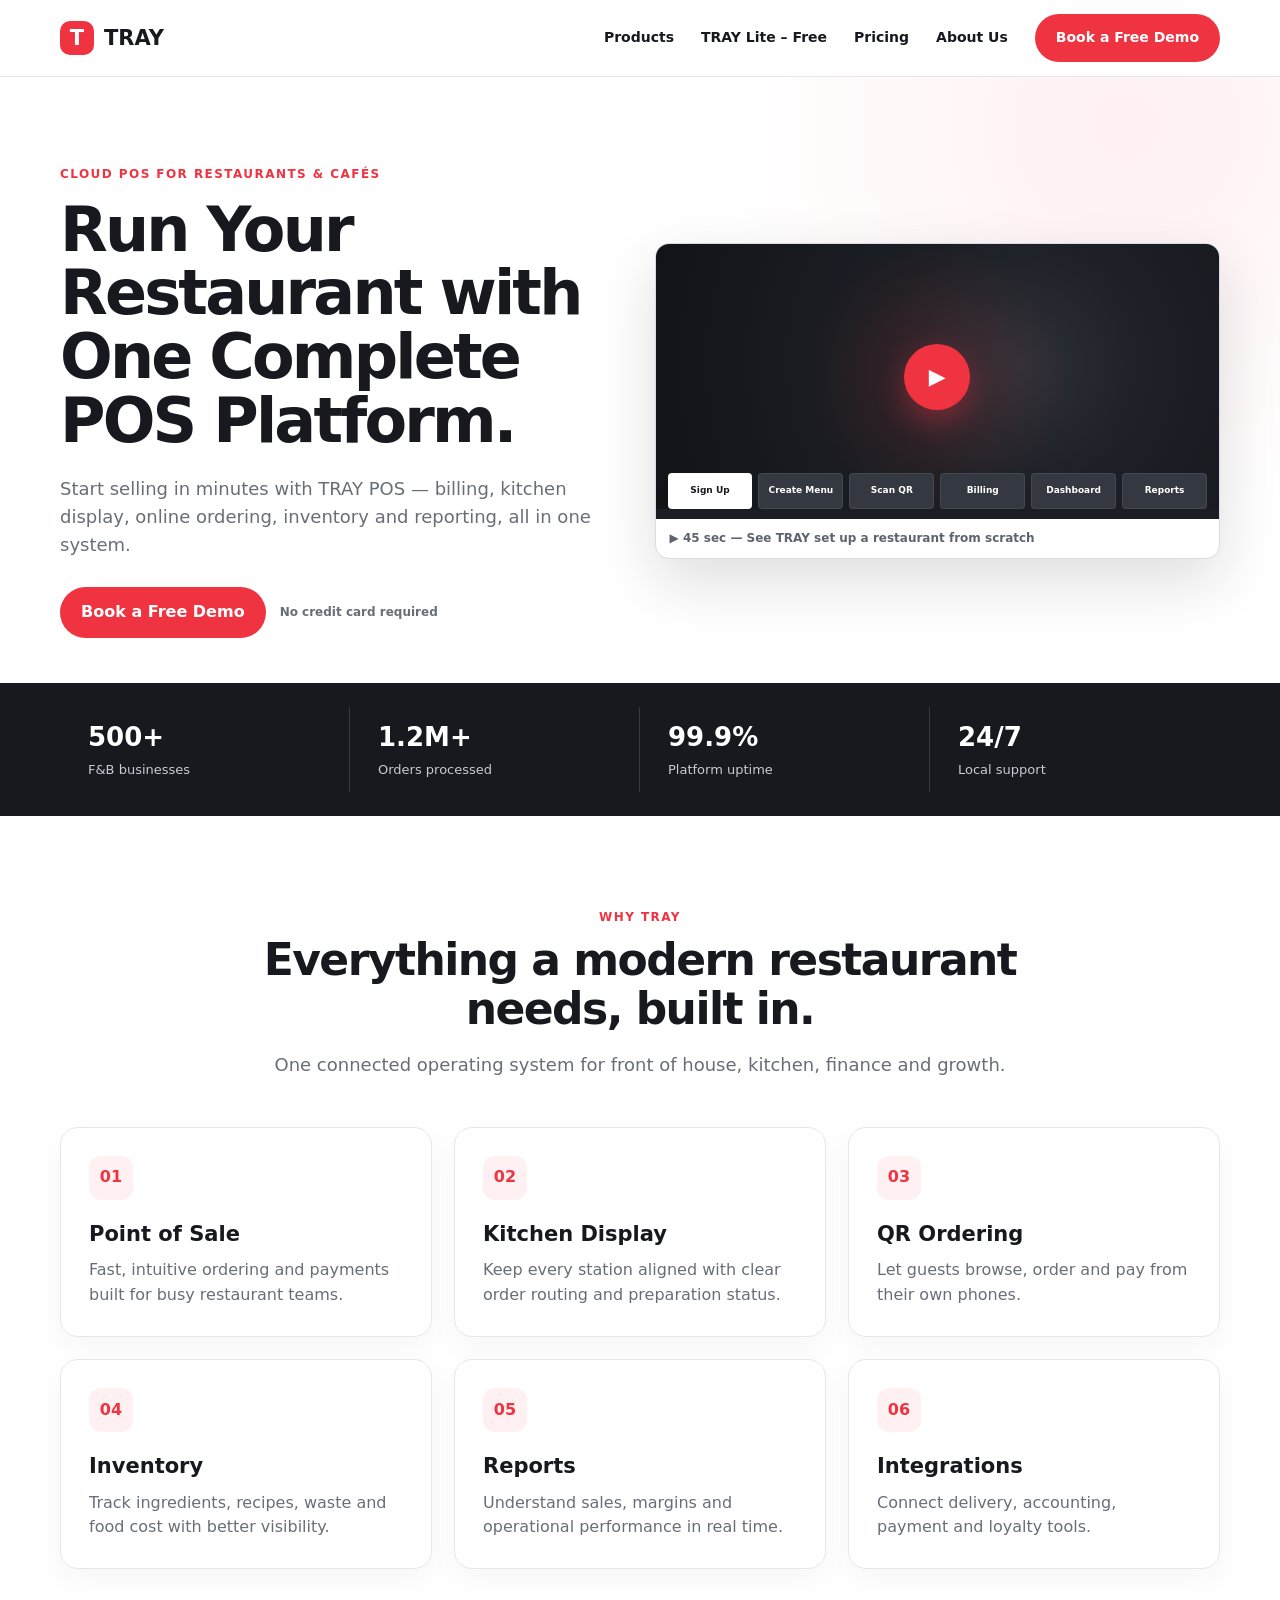
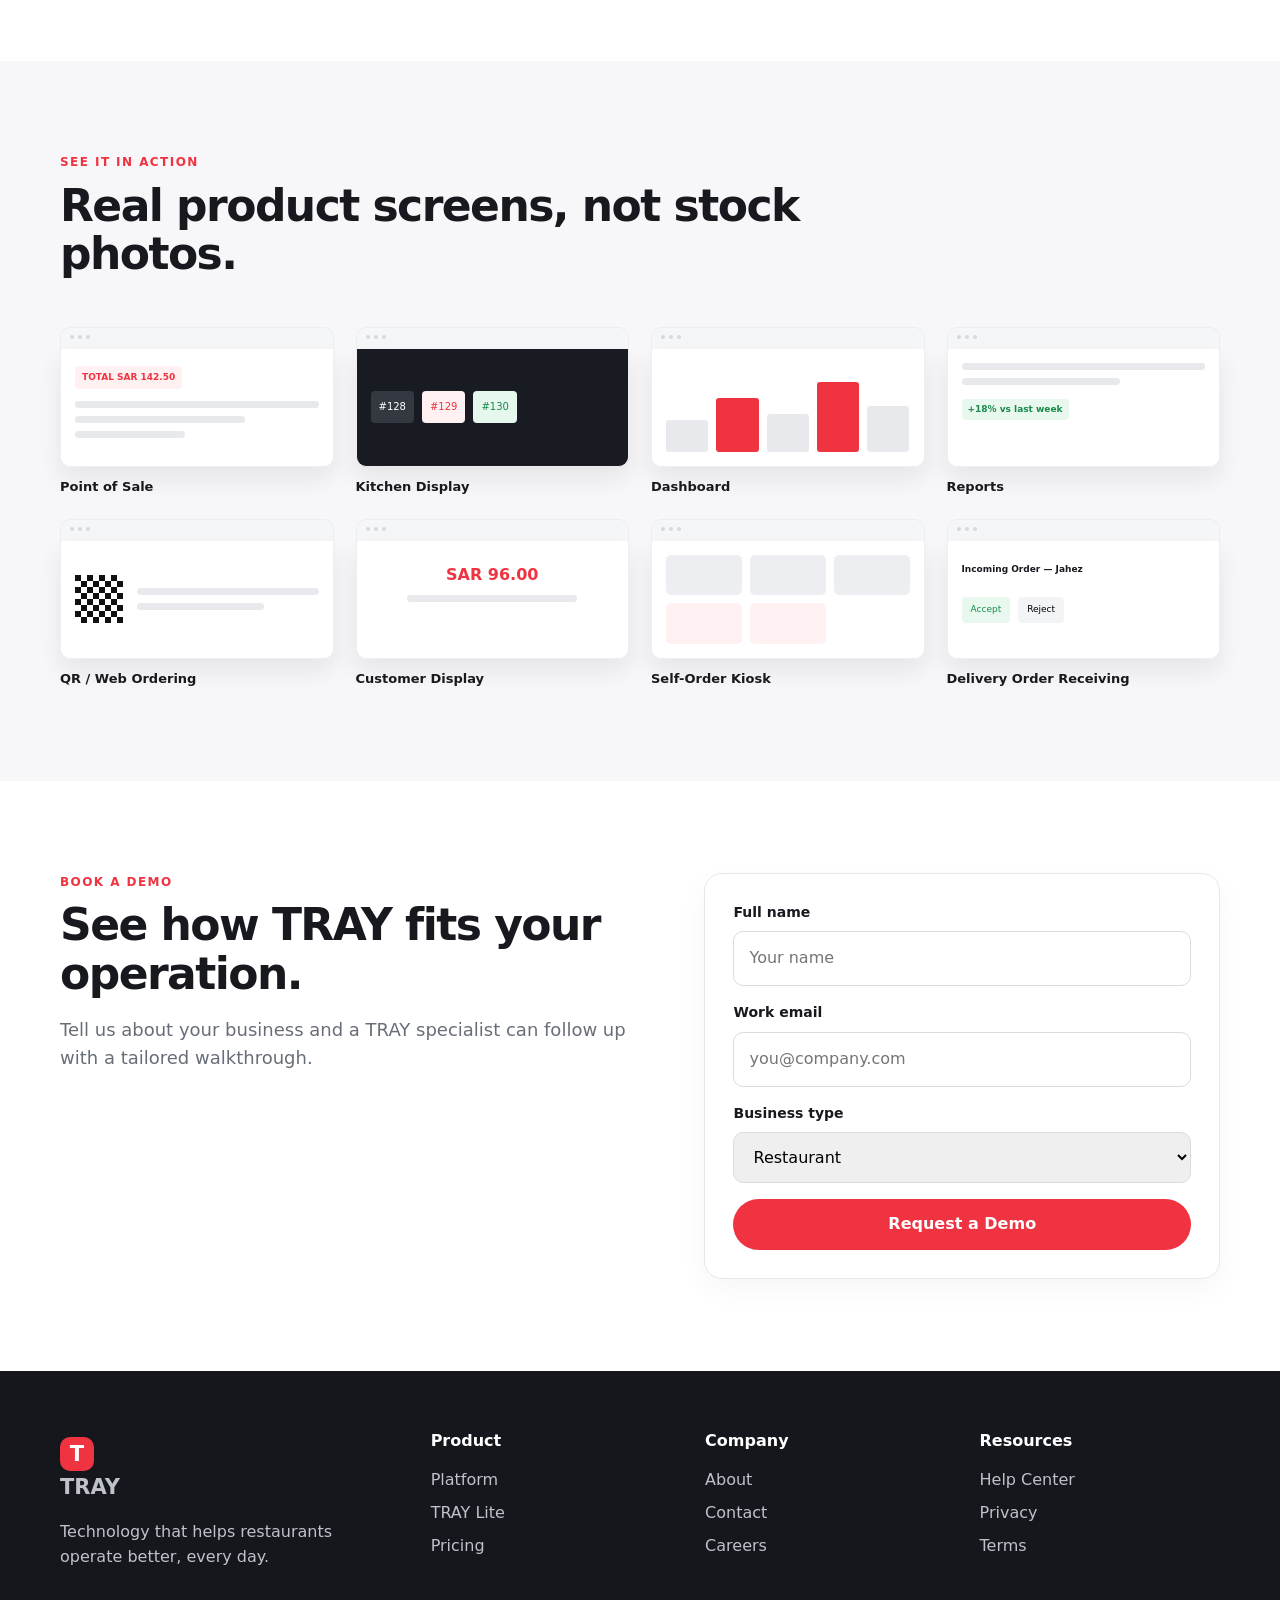
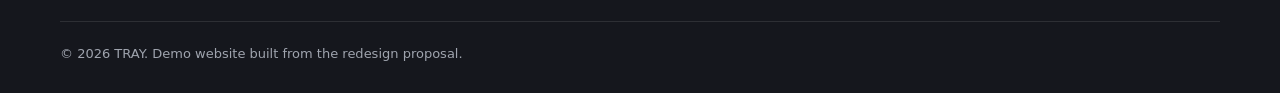
<file: index.html>
<!doctype html><html lang="en"><head><meta charset="utf-8"><meta name="viewport" content="width=device-width,initial-scale=1"><title>TRAY | Restaurant POS Platform</title><meta name="description" content="TRAY is a complete POS and restaurant operations platform."><link rel="stylesheet" href="styles.css"></head><body>
<nav class="nav"><div class="nav-inner"><a class="brand" href="index.html"><span class="brand-mark">T</span>TRAY</a><div class="links"><a href="product.html">Products</a><a href="tray-lite.html">TRAY Lite – Free</a><a href="pricing.html">Pricing</a><a href="#about">About Us</a><a class="pill red" href="#demo">Book a Free Demo</a></div><a class="pill red mobile-btn" href="#demo">Book Demo</a></div></nav>
<section class="hero"><div class="container hero-grid"><div><div class="eyebrow">Cloud POS for restaurants & cafés</div><h1>Run Your Restaurant with One Complete POS Platform.</h1><p>Start selling in minutes with TRAY POS — billing, kitchen display, online ordering, inventory and reporting, all in one system.</p><div class="cta"><a class="pill red" href="#demo">Book a Free Demo</a><span class="microcopy">No credit card required</span></div></div><div class="onboarding-frame" aria-label="TRAY product setup walkthrough"><div class="walkthrough-stage"><button class="play-button" type="button" aria-label="Play product walkthrough">▶</button><div class="walkthrough-glow"></div></div><div class="walkthrough-steps" role="list"><button class="step active" type="button">Sign Up</button><button class="step" type="button">Create Menu</button><button class="step" type="button">Scan QR</button><button class="step" type="button">Billing</button><button class="step" type="button">Dashboard</button><button class="step" type="button">Reports</button></div><div class="walkthrough-caption">▶ 45 sec — See TRAY set up a restaurant from scratch</div></div></div></section>
<div class="stats"><div class="container stats-grid"><div class="stat"><strong>500+</strong><span>F&B businesses</span></div><div class="stat"><strong>1.2M+</strong><span>Orders processed</span></div><div class="stat"><strong>99.9%</strong><span>Platform uptime</span></div><div class="stat"><strong>24/7</strong><span>Local support</span></div></div></div>
<section class="section"><div class="container"><div class="section-head"><div class="eyebrow">Why TRAY</div><h2>Everything a modern restaurant needs, built in.</h2><p>One connected operating system for front of house, kitchen, finance and growth.</p></div><div class="grid-3"><div class="card"><div class="icon">01</div><h3>Point of Sale</h3><p>Fast, intuitive ordering and payments built for busy restaurant teams.</p></div><div class="card"><div class="icon">02</div><h3>Kitchen Display</h3><p>Keep every station aligned with clear order routing and preparation status.</p></div><div class="card"><div class="icon">03</div><h3>QR Ordering</h3><p>Let guests browse, order and pay from their own phones.</p></div><div class="card"><div class="icon">04</div><h3>Inventory</h3><p>Track ingredients, recipes, waste and food cost with better visibility.</p></div><div class="card"><div class="icon">05</div><h3>Reports</h3><p>Understand sales, margins and operational performance in real time.</p></div><div class="card"><div class="icon">06</div><h3>Integrations</h3><p>Connect delivery, accounting, payment and loyalty tools.</p></div></div></div></section>
<section class="section soft"><div class="container"><div class="section-head left"><div class="eyebrow">See it in action</div><h2>Real product screens, not stock photos.</h2></div><div class="screen-gallery"><article class="product-screen"><div class="browser-bar"><i></i><i></i><i></i></div><div class="pos-ui"><span class="total-pill">TOTAL SAR 142.50</span><div class="ui-lines"><b></b><b></b><b></b></div></div><h3>Point of Sale</h3></article><article class="product-screen dark-screen"><div class="browser-bar"><i></i><i></i><i></i></div><div class="kds-ui"><span>#128</span><span class="late">#129</span><span class="ready">#130</span></div><h3>Kitchen Display</h3></article><article class="product-screen"><div class="browser-bar"><i></i><i></i><i></i></div><div class="chart-ui"><b></b><b></b><b></b><b></b><b></b></div><h3>Dashboard</h3></article><article class="product-screen"><div class="browser-bar"><i></i><i></i><i></i></div><div class="report-ui"><b></b><b></b><span>+18% vs last week</span></div><h3>Reports</h3></article><article class="product-screen"><div class="browser-bar"><i></i><i></i><i></i></div><div class="qr-ui"><div class="fake-qr"></div><div class="ui-lines"><b></b><b></b></div></div><h3>QR / Web Ordering</h3></article><article class="product-screen"><div class="browser-bar"><i></i><i></i><i></i></div><div class="customer-ui"><span>SAR 96.00</span><b></b></div><h3>Customer Display</h3></article><article class="product-screen"><div class="browser-bar"><i></i><i></i><i></i></div><div class="kiosk-ui"><b></b><b></b><b></b><span></span><span></span></div><h3>Self-Order Kiosk</h3></article><article class="product-screen"><div class="browser-bar"><i></i><i></i><i></i></div><div class="delivery-ui"><strong>Incoming Order — Jahez</strong><div><button>Accept</button><button>Reject</button></div></div><h3>Delivery Order Receiving</h3></article></div></div></section>
<section id="demo" class="section"><div class="container signup-wrap"><div><div class="eyebrow">Book a demo</div><h2>See how TRAY fits your operation.</h2><p style="color:var(--muted);font-size:18px">Tell us about your business and a TRAY specialist can follow up with a tailored walkthrough.</p></div><form class="form-card"><div class="field"><label>Full name</label><input required placeholder="Your name"></div><div class="field"><label>Work email</label><input type="email" required placeholder="you@company.com"></div><div class="field"><label>Business type</label><select><option>Restaurant</option><option>Cafe</option><option>Cloud kitchen</option><option>Enterprise group</option></select></div><button class="pill red" style="width:100%">Request a Demo</button></form></div></section>
<footer class="footer"><div class="container"><div class="footer-grid"><div><a class="brand" href="index.html"><span class="brand-mark">T</span>TRAY</a><p style="color:#bec2cb;max-width:320px">Technology that helps restaurants operate better, every day.</p></div><div><h4>Product</h4><a href="product.html">Platform</a><a href="tray-lite.html">TRAY Lite</a><a href="pricing.html">Pricing</a></div><div><h4>Company</h4><a href="#about">About</a><a href="#demo">Contact</a><a href="#">Careers</a></div><div><h4>Resources</h4><a href="#">Help Center</a><a href="#">Privacy</a><a href="#">Terms</a></div></div><div class="copy">© <span data-year></span> TRAY. Demo website built from the redesign proposal.</div></div></footer><script src="script.js"></script></body></html>
</file>
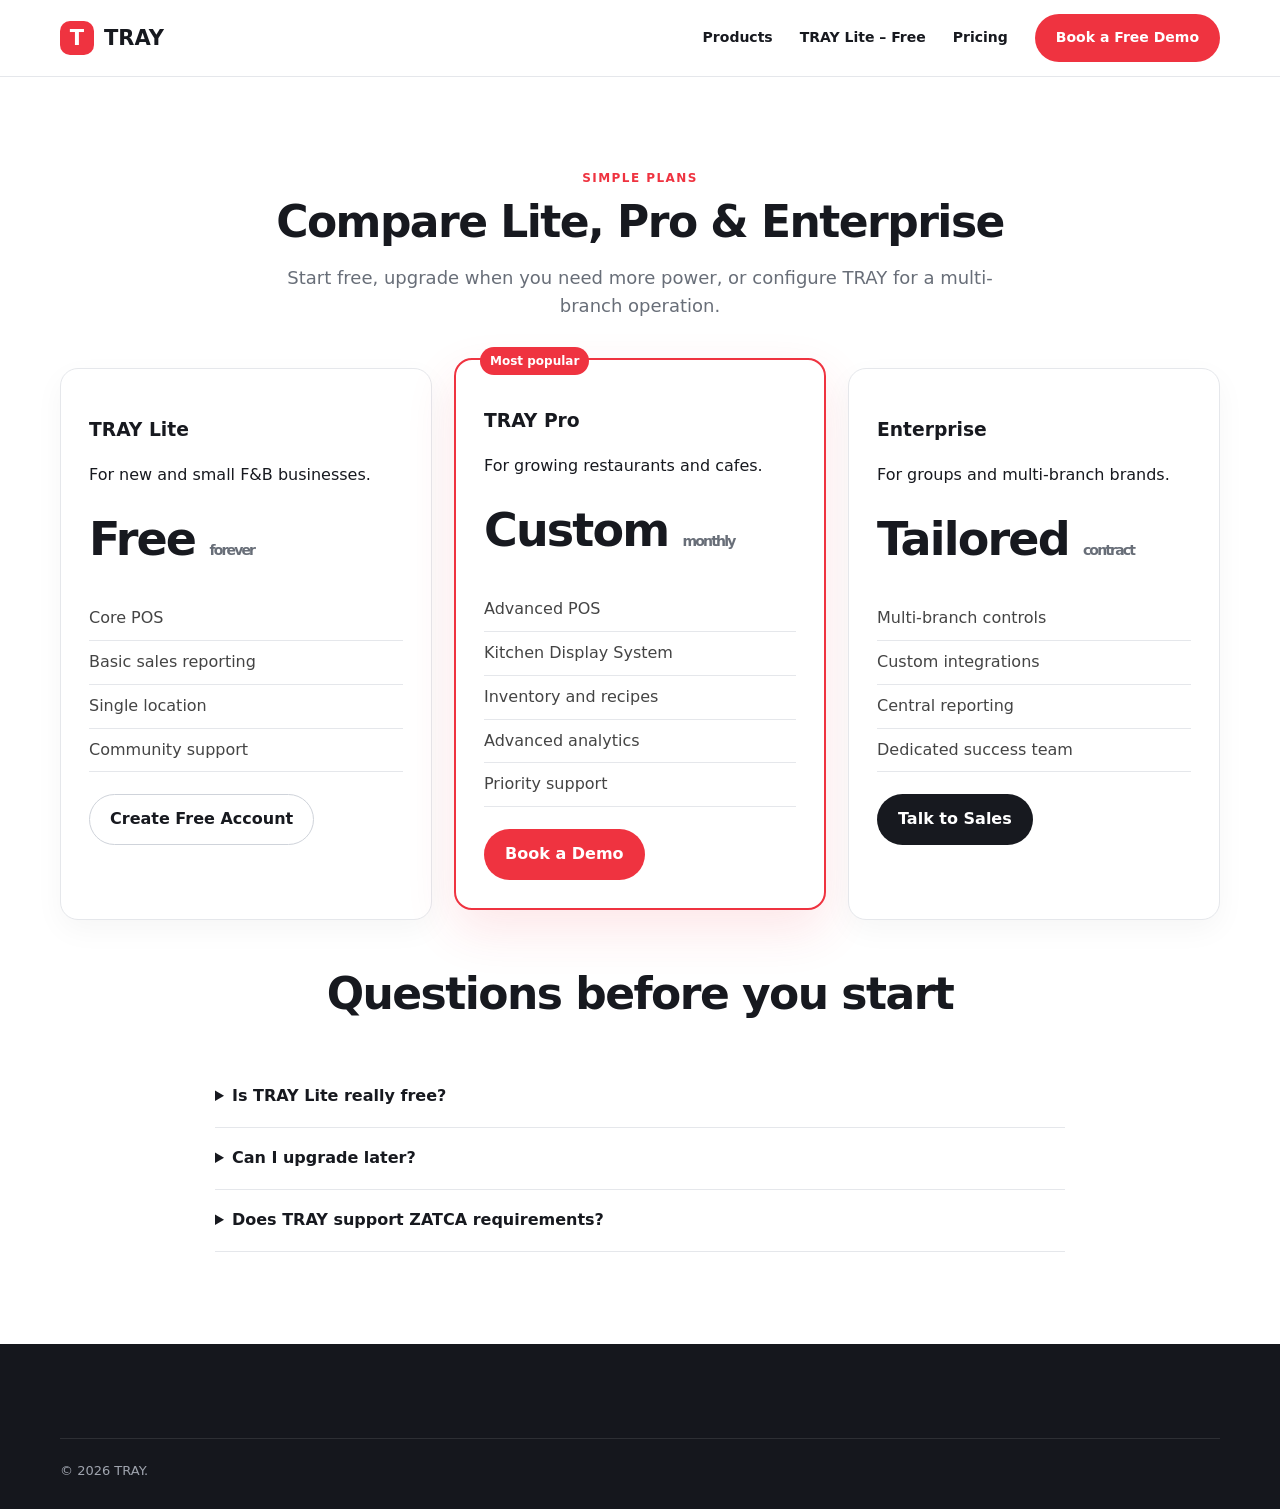
<file: pricing.html>
<!doctype html><html lang="en"><head><meta charset="utf-8"><meta name="viewport" content="width=device-width,initial-scale=1"><title>TRAY Pricing</title><link rel="stylesheet" href="styles.css"></head><body><nav class="nav"><div class="nav-inner"><a class="brand" href="index.html"><span class="brand-mark">T</span>TRAY</a><div class="links"><a href="product.html">Products</a><a href="tray-lite.html">TRAY Lite – Free</a><a href="pricing.html">Pricing</a><a class="pill red" href="index.html#demo">Book a Free Demo</a></div></div></nav><section class="section"><div class="container"><div class="section-head"><div class="eyebrow">Simple plans</div><h2>Compare Lite, Pro & Enterprise</h2><p>Start free, upgrade when you need more power, or configure TRAY for a multi-branch operation.</p></div><div class="pricing"><div class="price-card"><h3>TRAY Lite</h3><p>For new and small F&B businesses.</p><div class="price">Free <small>forever</small></div><ul class="features"><li>Core POS</li><li>Basic sales reporting</li><li>Single location</li><li>Community support</li></ul><a class="pill outline full" href="signup.html">Create Free Account</a></div><div class="price-card featured"><span class="tag">Most popular</span><h3>TRAY Pro</h3><p>For growing restaurants and cafes.</p><div class="price">Custom <small>monthly</small></div><ul class="features"><li>Advanced POS</li><li>Kitchen Display System</li><li>Inventory and recipes</li><li>Advanced analytics</li><li>Priority support</li></ul><a class="pill red full" href="index.html#demo">Book a Demo</a></div><div class="price-card"><h3>Enterprise</h3><p>For groups and multi-branch brands.</p><div class="price">Tailored <small>contract</small></div><ul class="features"><li>Multi-branch controls</li><li>Custom integrations</li><li>Central reporting</li><li>Dedicated success team</li></ul><a class="pill dark full" href="index.html#demo">Talk to Sales</a></div></div><div class="faq"><div class="section-head"><h2>Questions before you start</h2></div><details><summary>Is TRAY Lite really free?</summary><p>Yes. The Lite plan is positioned as a free-forever starting point for eligible businesses.</p></details><details><summary>Can I upgrade later?</summary><p>Yes. Start with Lite and move to a paid plan as requirements grow.</p></details><details><summary>Does TRAY support ZATCA requirements?</summary><p>The proposed product experience includes ZATCA as a key product capability.</p></details></div></div></section><footer class="footer"><div class="container"><div class="copy">© <span data-year></span> TRAY.</div></div></footer><script src="script.js"></script></body></html>
</file>
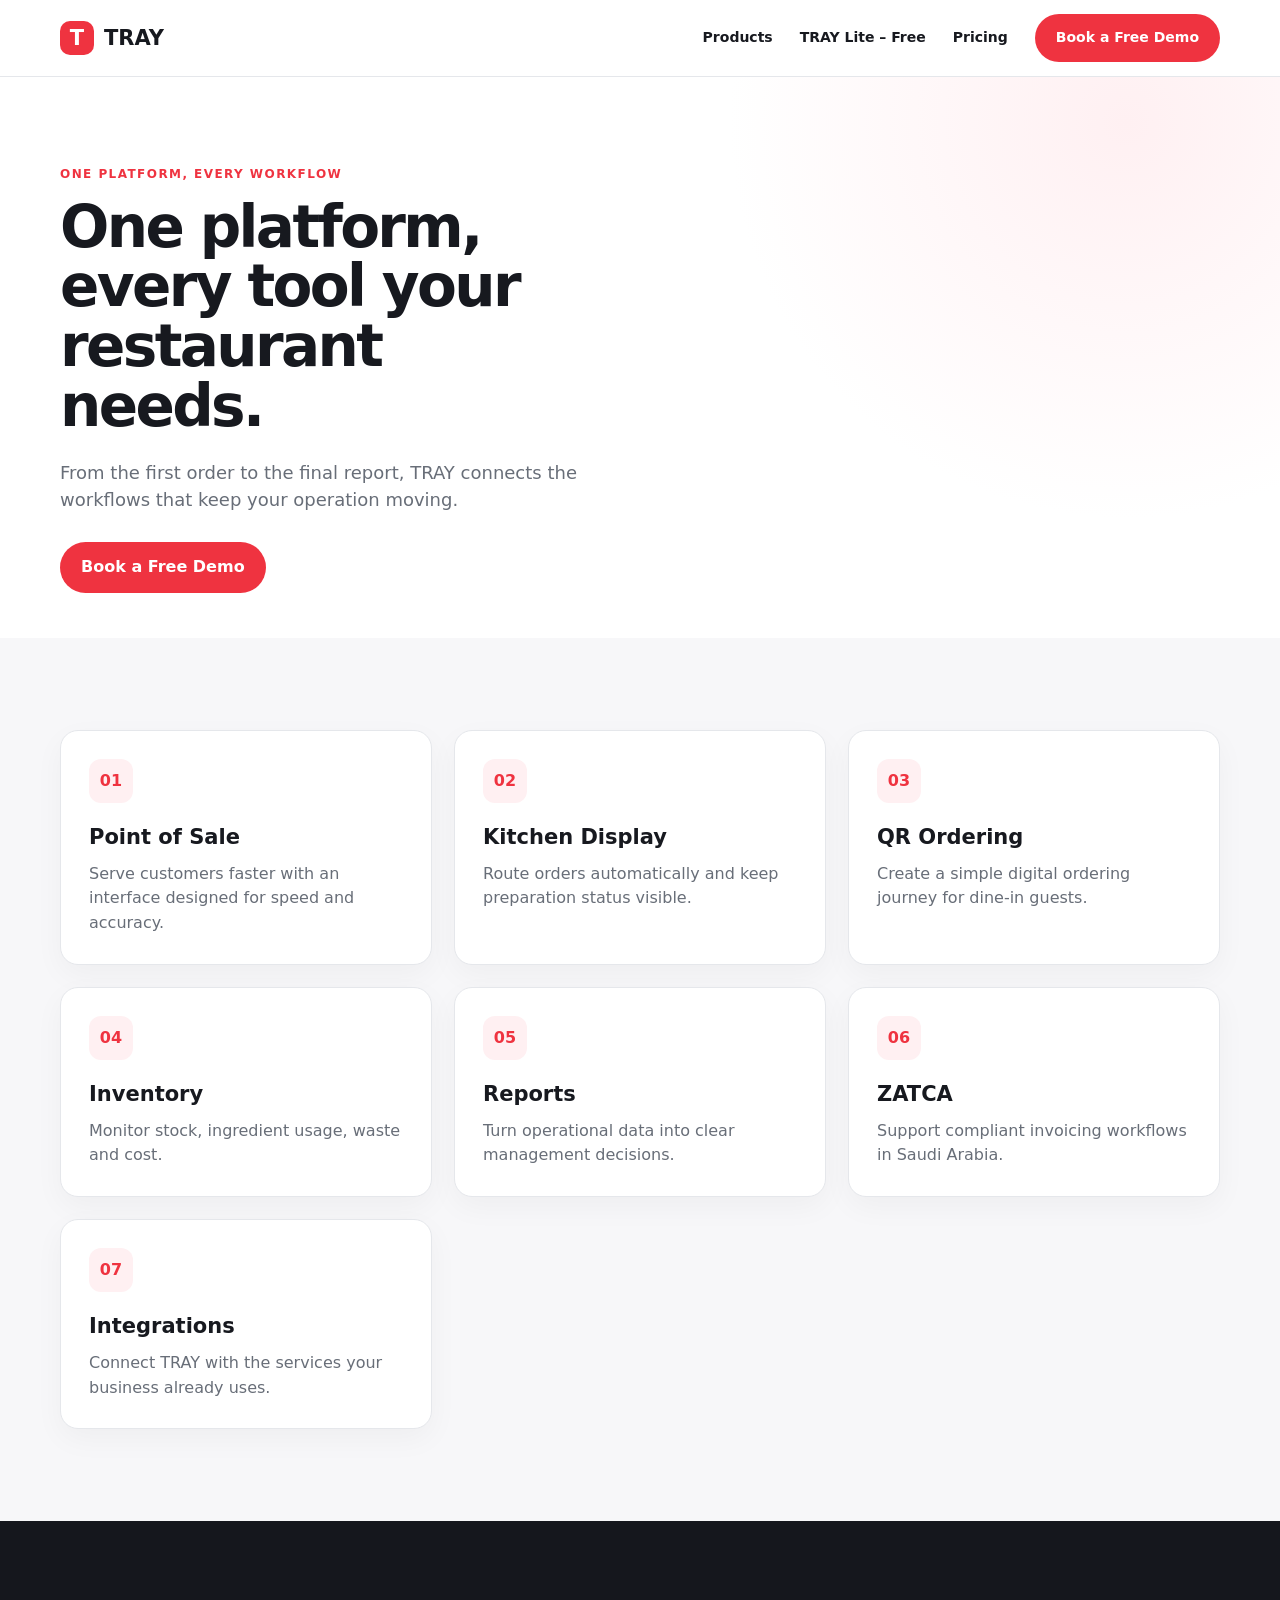
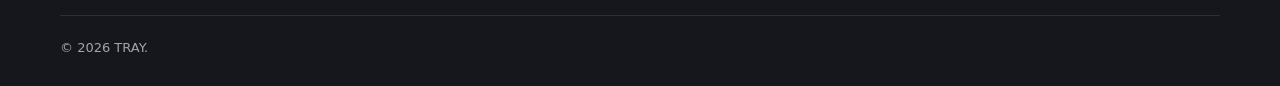
<file: product.html>
<!doctype html><html lang="en"><head><meta charset="utf-8"><meta name="viewport" content="width=device-width,initial-scale=1"><title>TRAY Product</title><link rel="stylesheet" href="styles.css"></head><body><nav class="nav"><div class="nav-inner"><a class="brand" href="index.html"><span class="brand-mark">T</span>TRAY</a><div class="links"><a href="product.html">Products</a><a href="tray-lite.html">TRAY Lite – Free</a><a href="pricing.html">Pricing</a><a class="pill red" href="index.html#demo">Book a Free Demo</a></div></div></nav><section class="hero"><div class="container hero-grid"><div><div class="eyebrow">One platform, every workflow</div><h1 style="font-size:58px">One platform, every tool your restaurant needs.</h1><p>From the first order to the final report, TRAY connects the workflows that keep your operation moving.</p><div class="cta"><a class="pill red" href="index.html#demo">Book a Free Demo</a></div></div></div></section><section class="section soft"><div class="container"><div class="grid-3"><div class="card"><div class="icon">01</div><h3>Point of Sale</h3><p>Serve customers faster with an interface designed for speed and accuracy.</p></div><div class="card"><div class="icon">02</div><h3>Kitchen Display</h3><p>Route orders automatically and keep preparation status visible.</p></div><div class="card"><div class="icon">03</div><h3>QR Ordering</h3><p>Create a simple digital ordering journey for dine-in guests.</p></div><div class="card"><div class="icon">04</div><h3>Inventory</h3><p>Monitor stock, ingredient usage, waste and cost.</p></div><div class="card"><div class="icon">05</div><h3>Reports</h3><p>Turn operational data into clear management decisions.</p></div><div class="card"><div class="icon">06</div><h3>ZATCA</h3><p>Support compliant invoicing workflows in Saudi Arabia.</p></div><div class="card"><div class="icon">07</div><h3>Integrations</h3><p>Connect TRAY with the services your business already uses.</p></div></div></div></section><footer class="footer"><div class="container"><div class="copy">© <span data-year></span> TRAY.</div></div></footer><script src="script.js"></script></body></html>
</file>
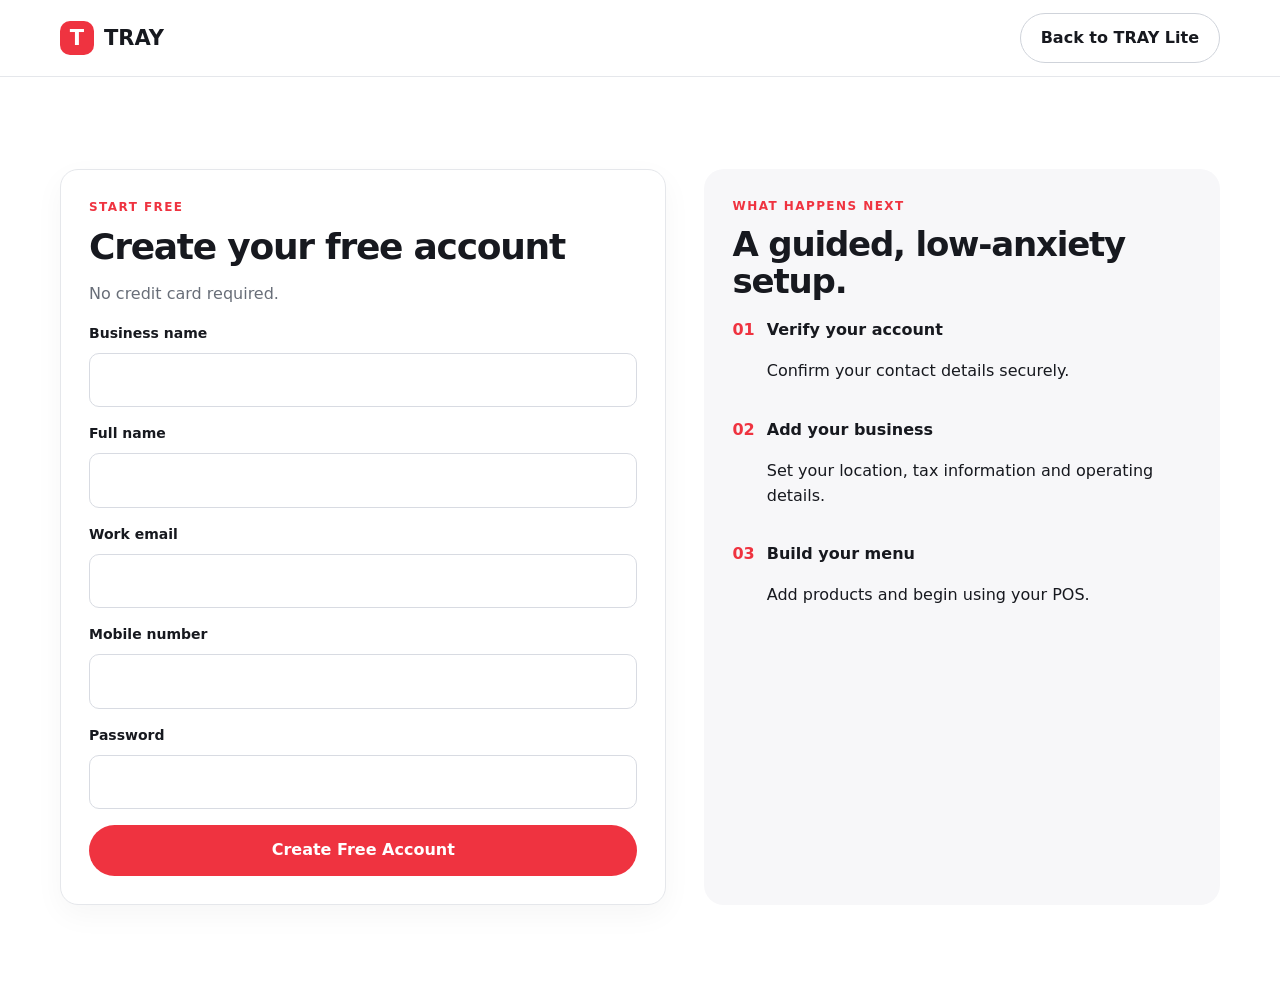
<file: signup.html>
<!doctype html><html lang="en"><head><meta charset="utf-8"><meta name="viewport" content="width=device-width,initial-scale=1"><title>Create your TRAY Lite account</title><link rel="stylesheet" href="styles.css"></head><body><nav class="nav"><div class="nav-inner"><a class="brand" href="index.html"><span class="brand-mark">T</span>TRAY</a><a class="pill outline" href="tray-lite.html">Back to TRAY Lite</a></div></nav><section class="section"><div class="container signup-wrap"><form class="form-card"><div class="eyebrow">Start free</div><h2 style="font-size:36px">Create your free account</h2><p style="color:var(--muted)">No credit card required.</p><div class="field"><label>Business name</label><input required></div><div class="field"><label>Full name</label><input required></div><div class="field"><label>Work email</label><input required type="email"></div><div class="field"><label>Mobile number</label><input required type="tel"></div><div class="field"><label>Password</label><input required type="password"></div><button class="pill red" style="width:100%">Create Free Account</button></form><div class="checklist"><div class="eyebrow">What happens next</div><h2 style="font-size:34px">A guided, low-anxiety setup.</h2><div class="check"><b>01</b><div><strong>Verify your account</strong><p>Confirm your contact details securely.</p></div></div><div class="check"><b>02</b><div><strong>Add your business</strong><p>Set your location, tax information and operating details.</p></div></div><div class="check"><b>03</b><div><strong>Build your menu</strong><p>Add products and begin using your POS.</p></div></div></div></div></section><script src="script.js"></script></body></html>
</file>
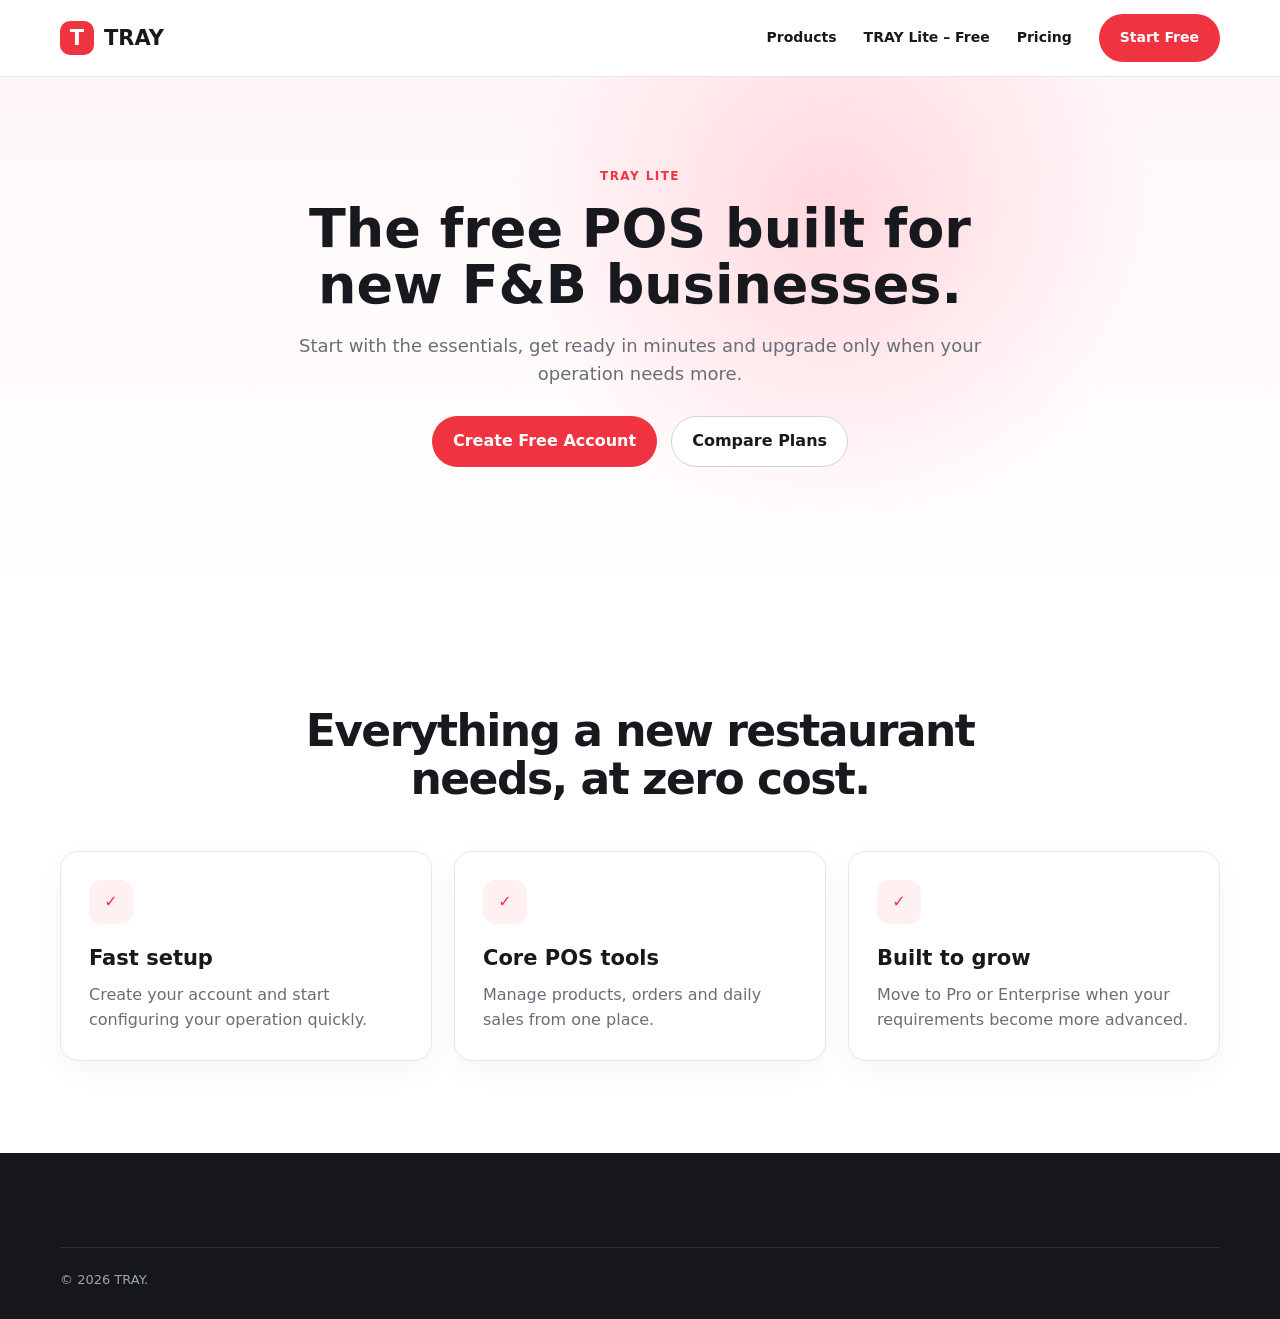
<file: tray-lite.html>
<!doctype html><html lang="en"><head><meta charset="utf-8"><meta name="viewport" content="width=device-width,initial-scale=1"><title>TRAY Lite | Free POS</title><link rel="stylesheet" href="styles.css"></head><body><nav class="nav"><div class="nav-inner"><a class="brand" href="index.html"><span class="brand-mark">T</span>TRAY</a><div class="links"><a href="product.html">Products</a><a href="tray-lite.html">TRAY Lite – Free</a><a href="pricing.html">Pricing</a><a class="pill red" href="signup.html">Start Free</a></div></div></nav><section class="lite-hero"><div class="container"><div class="section-head"><div class="eyebrow">TRAY Lite</div><h1 style="font-size:54px;line-height:1.05;margin:15px 0">The free POS built for new F&B businesses.</h1><p>Start with the essentials, get ready in minutes and upgrade only when your operation needs more.</p><div class="cta" style="justify-content:center"><a class="pill red" href="signup.html">Create Free Account</a><a class="pill outline" href="pricing.html">Compare Plans</a></div></div></div></section><section class="section"><div class="container"><div class="section-head"><h2>Everything a new restaurant needs, at zero cost.</h2></div><div class="grid-3"><div class="card"><div class="icon">✓</div><h3>Fast setup</h3><p>Create your account and start configuring your operation quickly.</p></div><div class="card"><div class="icon">✓</div><h3>Core POS tools</h3><p>Manage products, orders and daily sales from one place.</p></div><div class="card"><div class="icon">✓</div><h3>Built to grow</h3><p>Move to Pro or Enterprise when your requirements become more advanced.</p></div></div></div></section><footer class="footer"><div class="container"><div class="copy">© <span data-year></span> TRAY.</div></div></footer><script src="script.js"></script></body></html>
</file>
<file: styles.css>
:root{--red:#ef3340;--ink:#17191f;--muted:#686e78;--soft:#f7f7f9;--line:#e5e7eb;--pink:#fff0f2;--shadow:0 22px 60px rgba(20,22,28,.14)}*{box-sizing:border-box}html{scroll-behavior:smooth}body{margin:0;color:var(--ink);background:#fff;font-family:"Ping","Ping AR",ui-sans-serif,system-ui,-apple-system,BlinkMacSystemFont,"Segoe UI",sans-serif;line-height:1.55}a{text-decoration:none;color:inherit}button,input,select{font:inherit}.container,.nav-inner{width:min(1160px,calc(100% - 40px));margin:auto}.nav{position:sticky;top:0;z-index:20;background:rgba(255,255,255,.94);backdrop-filter:blur(14px);border-bottom:1px solid var(--line)}.nav-inner{height:76px;display:flex;align-items:center;justify-content:space-between;gap:24px}.brand{display:flex;align-items:center;gap:10px;font-weight:900;font-size:21px}.brand-mark{width:34px;height:34px;border-radius:10px;background:var(--red);color:#fff;display:grid;place-items:center}.links{display:flex;align-items:center;gap:27px;font-weight:700;font-size:14px}.pill{display:inline-flex;align-items:center;justify-content:center;padding:12px 20px;border-radius:999px;font-weight:800;border:1px solid transparent;cursor:pointer}.red{background:var(--red);color:#fff}.outline{border-color:#cfd3da;background:#fff}.dark{background:var(--ink);color:#fff}.hero{padding:88px 0 45px;background:radial-gradient(circle at 88% 8%,#fff0f2 0,transparent 32%)}.hero-grid{display:grid;grid-template-columns:1fr 1.05fr;gap:56px;align-items:center}.eyebrow{text-transform:uppercase;letter-spacing:.12em;color:var(--red);font-weight:900;font-size:12px}.hero h1{font-size:62px;line-height:1.03;letter-spacing:-.045em;margin:14px 0 22px}.hero p,.section-head p{font-size:18px;color:var(--muted)}.cta{display:flex;align-items:center;gap:14px;margin-top:28px}.microcopy{font-size:12px;font-weight:700;color:var(--muted)}.onboarding-frame{border:1px solid #d9dbe1;border-radius:14px;background:#fff;overflow:hidden;box-shadow:var(--shadow)}.walkthrough-stage{height:265px;background:radial-gradient(circle at 65% 45%,#2c3038 0,#1c1f25 35%,#111318 100%);display:grid;place-items:center;position:relative;overflow:hidden}.walkthrough-glow{position:absolute;width:280px;height:280px;border-radius:50%;background:radial-gradient(circle,rgba(239,51,64,.14),transparent 68%)}.play-button{position:relative;z-index:2;width:66px;height:66px;border:0;border-radius:50%;background:var(--red);color:#fff;font-size:22px;padding-left:6px;box-shadow:0 12px 30px rgba(239,51,64,.36)}.walkthrough-steps{display:grid;grid-template-columns:repeat(6,1fr);gap:6px;padding:0 12px 10px;background:#1a1d23}.step{margin-top:-36px;position:relative;z-index:3;border:1px solid rgba(255,255,255,.08);background:#343840;color:#fff;border-radius:4px;padding:8px 4px;font-size:9px;font-weight:800}.step.active{background:#fff;color:#17191f}.walkthrough-caption{padding:10px 14px;color:#5d6470;font-size:12px;font-weight:700}.stats{background:#17191f;color:#fff;padding:24px 0}.stats-grid{display:grid;grid-template-columns:repeat(4,1fr)}.stat{padding:10px 28px;border-right:1px solid rgba(255,255,255,.14)}.stat:last-child{border-right:0}.stat strong{display:block;font-size:26px}.stat span{font-size:13px;color:#c8cbd3}.section{padding:92px 0}.soft{background:var(--soft)}.section-head{text-align:center;max-width:760px;margin:0 auto 48px}.section-head.left{text-align:left;margin-left:0}.section h2{font-size:44px;line-height:1.1;letter-spacing:-.035em;margin:10px 0 14px}.grid-3{display:grid;grid-template-columns:repeat(3,1fr);gap:22px}.card,.price-card,.form-card{background:#fff;border:1px solid var(--line);border-radius:18px;padding:28px;box-shadow:0 10px 30px rgba(20,22,28,.04)}.icon{width:44px;height:44px;border-radius:12px;background:var(--pink);color:var(--red);display:grid;place-items:center;font-weight:900;margin-bottom:18px}.card h3{margin:0 0 8px;font-size:21px}.card p{margin:0;color:var(--muted)}.screen-gallery{display:grid;grid-template-columns:repeat(4,1fr);gap:22px}.product-screen h3{font-size:13px;margin:10px 0 0}.browser-bar{height:22px;background:#f5f6f8;border:1px solid #eceef2;border-bottom:0;border-radius:10px 10px 0 0;padding:7px 9px;display:flex;gap:4px}.browser-bar i{width:4px;height:4px;border-radius:50%;background:#d5d8de}.product-screen>div:not(.browser-bar){height:118px;background:#fff;border:1px solid #eceef2;border-top:0;border-radius:0 0 10px 10px;padding:14px;box-shadow:0 12px 25px rgba(20,22,28,.08)}.total-pill{display:inline-block;background:#fff0f2;color:var(--red);font-size:9px;font-weight:900;padding:5px 7px;border-radius:4px}.ui-lines{display:grid;gap:8px;margin-top:12px}.ui-lines b,.report-ui b,.customer-ui b{display:block;height:7px;border-radius:8px;background:#e7e9ed}.ui-lines b:nth-child(2){width:70%}.ui-lines b:nth-child(3){width:45%}.dark-screen>div:not(.browser-bar){background:#181b21}.kds-ui{display:flex!important;align-items:center;gap:8px}.kds-ui span{background:#343941;color:#fff;padding:8px;border-radius:4px;font-size:10px}.kds-ui .late{background:#fff0f2;color:var(--red)}.kds-ui .ready{background:#e6f7ed;color:#188a4c}.chart-ui{display:flex!important;align-items:end;gap:8px}.chart-ui b{width:18%;background:#e7e9ed;border-radius:3px}.chart-ui b:nth-child(1){height:35%}.chart-ui b:nth-child(2){height:60%;background:var(--red)}.chart-ui b:nth-child(3){height:42%}.chart-ui b:nth-child(4){height:78%;background:var(--red)}.chart-ui b:nth-child(5){height:51%}.report-ui span{display:inline-block;margin-top:14px;background:#e8f8ee;color:#188a4c;font-size:9px;font-weight:900;padding:4px 6px;border-radius:4px}.report-ui b:nth-child(2){width:65%;margin-top:8px}.qr-ui{display:flex!important;gap:14px;align-items:center}.fake-qr{width:48px;height:48px;background:repeating-conic-gradient(#111 0 25%,#fff 0 50%) 0/12px 12px}.qr-ui .ui-lines{flex:1;margin:0}.customer-ui span{display:block;text-align:center;color:var(--red);font-weight:900;margin:8px}.customer-ui b{width:70%;margin:auto}.kiosk-ui{display:grid!important;grid-template-columns:repeat(3,1fr);gap:8px}.kiosk-ui b,.kiosk-ui span{border-radius:5px;background:#eceef2}.kiosk-ui span{background:#fff0f2}.delivery-ui strong{font-size:9px}.delivery-ui div{display:flex;gap:8px;margin-top:18px}.delivery-ui button{border:0;border-radius:4px;padding:6px 9px;font-size:9px}.delivery-ui button:first-child{background:#e8f8ee;color:#188a4c}.delivery-ui button:last-child{background:#f3f4f6}.pricing{display:grid;grid-template-columns:repeat(3,1fr);gap:22px}.price-card{position:relative}.price-card.featured{border:2px solid var(--red);transform:translateY(-10px);box-shadow:0 20px 50px rgba(239,51,64,.12)}.tag{position:absolute;top:-13px;left:24px;background:var(--red);color:#fff;padding:5px 10px;border-radius:999px;font-size:12px;font-weight:900}.price{font-size:46px;font-weight:900;letter-spacing:-.04em}.price small{font-size:14px;color:var(--muted)}.features{list-style:none;padding:0;margin:22px 0}.features li{padding:9px 0;border-bottom:1px solid var(--line);color:#444}.faq{max-width:850px;margin:50px auto 0}.faq details{border-bottom:1px solid var(--line);padding:18px 0}.faq summary{cursor:pointer;font-weight:800}.lite-hero{background:radial-gradient(circle at 65% 25%,#ffd8de,transparent 35%),linear-gradient(180deg,#fff7f8,#fff);padding:90px 0}.signup-wrap{display:grid;grid-template-columns:1fr .85fr;gap:38px}.field{display:grid;gap:8px;margin-bottom:16px}.field label{font-weight:800;font-size:14px}.field input,.field select{padding:14px 15px;border:1px solid #d8dbe2;border-radius:10px}.checklist{background:var(--soft);padding:28px;border-radius:20px}.check{display:flex;gap:12px;margin:18px 0}.check b{color:var(--red)}.footer{background:#15171d;color:#fff;padding:58px 0 28px}.footer-grid{display:grid;grid-template-columns:1.4fr repeat(3,1fr);gap:34px}.footer h4{margin:0 0 14px}.footer a{display:block;color:#bec2cb;margin:8px 0}.copy{border-top:1px solid rgba(255,255,255,.1);margin-top:36px;padding-top:22px;color:#9fa4ae;font-size:13px}.mobile-btn{display:none}@media(max-width:900px){.links{display:none}.mobile-btn{display:inline-flex}.hero-grid,.signup-wrap{grid-template-columns:1fr}.hero h1{font-size:48px}.grid-3,.pricing{grid-template-columns:1fr}.stats-grid{grid-template-columns:1fr 1fr}.screen-gallery{grid-template-columns:repeat(2,1fr)}.price-card.featured{transform:none}.footer-grid{grid-template-columns:1fr 1fr}}@media(max-width:560px){.container,.nav-inner{width:min(100% - 28px,1160px)}.hero{padding-top:54px}.hero h1{font-size:39px}.section{padding:66px 0}.section h2{font-size:34px}.stats-grid,.screen-gallery,.footer-grid{grid-template-columns:1fr}.stat{border-right:0;border-bottom:1px solid rgba(255,255,255,.12)}.walkthrough-stage{height:220px}.walkthrough-steps{grid-template-columns:repeat(3,1fr);padding-top:8px}.step{margin-top:0}}
</file>
